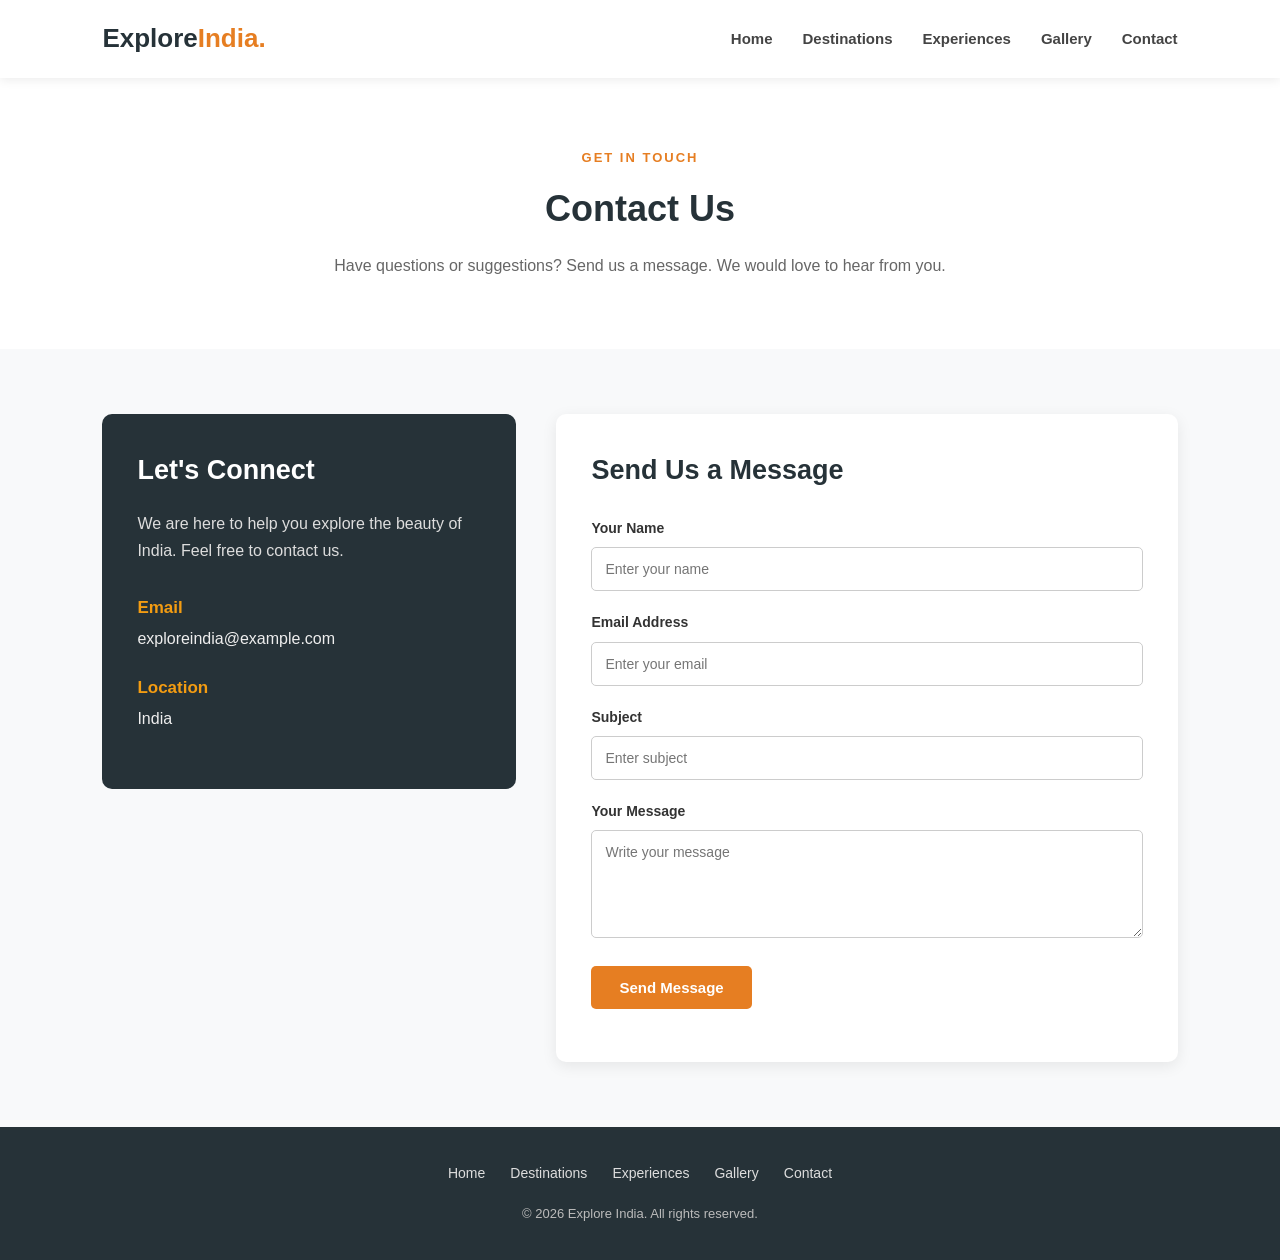
<file: contact.html>
<!DOCTYPE html>
<html lang="en">

<head>
    <meta charset="UTF-8">
    <meta name="viewport" content="width=device-width, initial-scale=1.0">

    <title>Contact | Explore India</title>

    <link rel="stylesheet" href="css/style.css">
</head>

<body>

    <!-- NAVBAR -->

    <header class="navbar">

        <a href="index.html" class="logo">
            Explore<span>India.</span>
        </a>

        <button class="menu-toggle" id="menuToggle">
            ☰
        </button>

        <ul class="nav-links" id="navLinks">
            <li><a href="index.html">Home</a></li>
            <li><a href="destinations.html">Destinations</a></li>
            <li><a href="experiences.html">Experiences</a></li>
            <li><a href="gallery.html">Gallery</a></li>
            <li><a href="contact.html">Contact</a></li>
        </ul>

    </header>


    <!-- INTRODUCTION -->

    <section class="intro">

        <p class="section-label">GET IN TOUCH</p>

        <h2>Contact Us</h2>

        <p>
            Have questions or suggestions?
            Send us a message. We would love to hear from you.
        </p>

    </section>


    <!-- CONTACT SECTION -->

    <section class="contact-section">

        <div class="contact-container">

            <!-- CONTACT INFORMATION -->

            <div class="contact-info">

                <h2>Let's Connect</h2>

                <p>
                    We are here to help you explore the beauty
                    of India. Feel free to contact us.
                </p>

                <div class="contact-detail">
                    <h3>Email</h3>
                    <p>exploreindia@example.com</p>
                </div>

                <div class="contact-detail">
                    <h3>Location</h3>
                    <p>India</p>
                </div>

            </div>


            <!-- CONTACT FORM -->

            <div class="contact-form">

                <h2>Send Us a Message</h2>

                <form id="contactForm">

                    <div class="form-group">
                        <label for="name">Your Name</label>

                        <input
                            type="text"
                            id="name"
                            placeholder="Enter your name"
                            required>
                    </div>


                    <div class="form-group">
                        <label for="email">Email Address</label>

                        <input
                            type="email"
                            id="email"
                            placeholder="Enter your email"
                            required>
                    </div>


                    <div class="form-group">
                        <label for="subject">Subject</label>

                        <input
                            type="text"
                            id="subject"
                            placeholder="Enter subject"
                            required>
                    </div>


                    <div class="form-group">
                        <label for="message">Your Message</label>

                        <textarea
                            id="message"
                            rows="5"
                            placeholder="Write your message"
                            required></textarea>
                    </div>


                    <button type="submit" class="btn">
                        Send Message
                    </button>

                    <p id="formMessage"></p>

                </form>

            </div>

        </div>

    </section>


    <!-- FOOTER -->

    <footer class="footer">

        <div class="footer-links">
            <a href="index.html">Home</a>
            <a href="destinations.html">Destinations</a>
            <a href="experiences.html">Experiences</a>
            <a href="gallery.html">Gallery</a>
            <a href="contact.html">Contact</a>
        </div>

        <p class="copyright">
            © <span id="currentYear"></span> Explore India. All rights reserved.
        </p>

    </footer>


    <!-- INTERNAL JAVASCRIPT -->

    <script>

        // MOBILE NAVIGATION

        const menuToggle = document.getElementById("menuToggle");

        const navLinks = document.getElementById("navLinks");

        menuToggle.addEventListener("click", function() {

            navLinks.classList.toggle("show");

        });


        // CURRENT YEAR

        document.getElementById("currentYear").textContent =
            new Date().getFullYear();


        // CONTACT FORM VALIDATION

        const contactForm = document.getElementById("contactForm");

        const formMessage = document.getElementById("formMessage");

        contactForm.addEventListener("submit", function(event) {

            event.preventDefault();

            const name = document.getElementById("name").value;

            const email = document.getElementById("email").value;

            const subject = document.getElementById("subject").value;

            const message = document.getElementById("message").value;


            if (
                name.trim() === "" ||
                email.trim() === "" ||
                subject.trim() === "" ||
                message.trim() === ""
            ) {

                formMessage.textContent = "Please fill all the fields.";

                return;

            }


            formMessage.textContent =
                "Thank you, " + name + "! Your message has been received.";

            contactForm.reset();

        });

    </script>

</body>

</html>
</file>
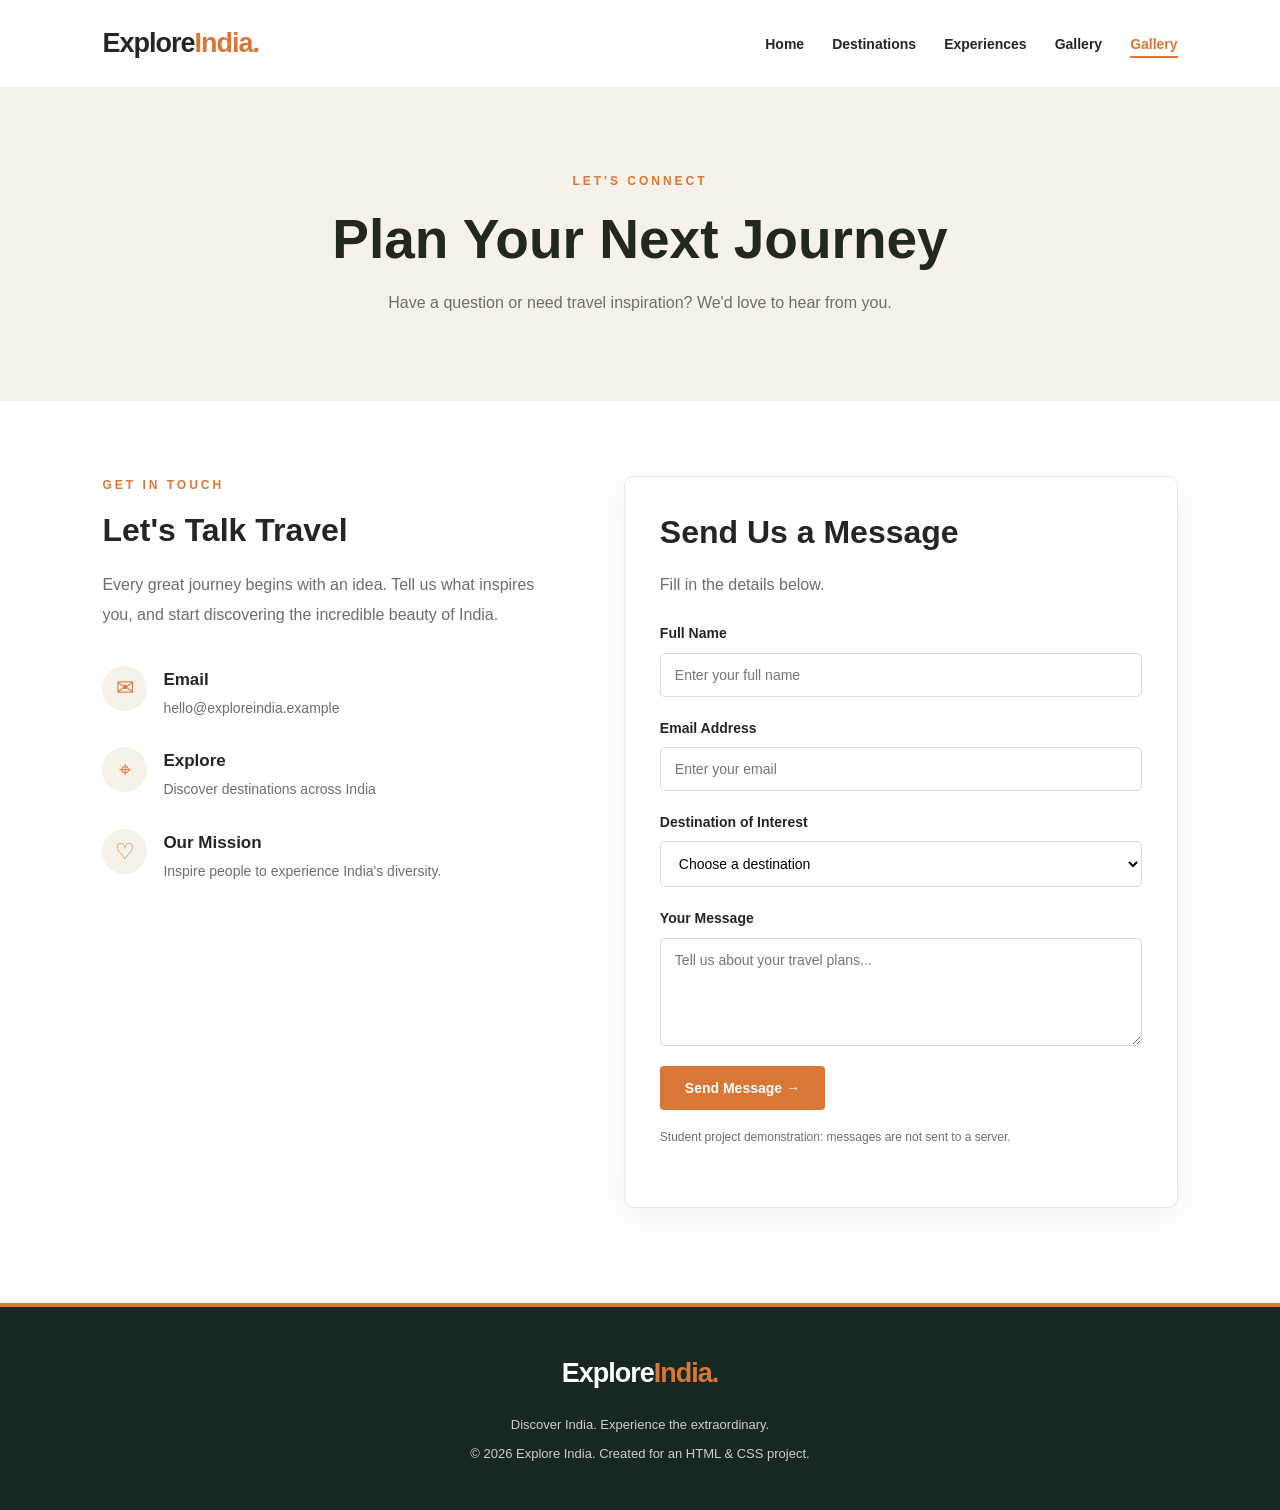
<file: Explore India/contact.html>
<!DOCTYPE html>
<html lang="en">
<head>
    <meta charset="UTF-8">
    <meta name="viewport" content="width=device-width, initial-scale=1.0">
    <title>Contact Us | Explore India</title>
    <link rel="stylesheet" href="css/style.css">
</head>
<body>

    <header>
        <nav class="navbar">
            <a href="index.html" class="logo">Explore<span>India.</span></a>

            <ul class="nav-links">
                <li><a href="index.html">Home</a></li>
                <li><a href="destinations.html">Destinations</a></li>
                <li><a href="experiences.html">Experiences</a></li>
                <li><a href="gallery.html">Gallery</a></li>
                <li><a href="gallery.html" class="active">Gallery</a></li>
            </ul>
        </nav>
    </header>

    <main>
        <section class="page-banner">
            <p class="section-label">LET'S CONNECT</p>
            <h1>Plan Your Next Journey</h1>
            <p>Have a question or need travel inspiration? We'd love to hear from you.</p>
        </section>

        <section class="contact-section">

            <div class="contact-info">
                <p class="section-label">GET IN TOUCH</p>
                <h2>Let's Talk Travel</h2>

                <p class="contact-description">
                    Every great journey begins with an idea.
                    Tell us what inspires you, and start discovering
                    the incredible beauty of India.
                </p>

                <div class="contact-detail">
                    <span class="detail-icon">✉</span>
                    <div>
                        <h3>Email</h3>
                        <p>hello@exploreindia.example</p>
                    </div>
                </div>

                <div class="contact-detail">
                    <span class="detail-icon">⌖</span>
                    <div>
                        <h3>Explore</h3>
                        <p>Discover destinations across India</p>
                    </div>
                </div>

                <div class="contact-detail">
                    <span class="detail-icon">♡</span>
                    <div>
                        <h3>Our Mission</h3>
                        <p>Inspire people to experience India's diversity.</p>
                    </div>
                </div>
            </div>

            <div class="contact-form-container">
                <h2>Send Us a Message</h2>
                <p>Fill in the details below.</p>

                <form action="#" method="post">

                    <div class="form-group">
                        <label for="name">Full Name</label>
                        <input
                            type="text"
                            id="name"
                            name="name"
                            placeholder="Enter your full name"
                            required
                        >
                    </div>

                    <div class="form-group">
                        <label for="email">Email Address</label>
                        <input
                            type="email"
                            id="email"
                            name="email"
                            placeholder="Enter your email"
                            required
                        >
                    </div>

                    <div class="form-group">
                        <label for="destination">Destination of Interest</label>
                        <select id="destination" name="destination" required>
                            <option value="">Choose a destination</option>
                            <option value="Rajasthan">Rajasthan</option>
                            <option value="Kerala">Kerala</option>
                            <option value="Himachal Pradesh">Himachal Pradesh</option>
                            <option value="Goa">Goa</option>
                            <option value="Other">Other</option>
                        </select>
                    </div>

                    <div class="form-group">
                        <label for="message">Your Message</label>
                        <textarea
                            id="message"
                            name="message"
                            rows="5"
                            placeholder="Tell us about your travel plans..."
                            required
                        ></textarea>
                    </div>

                    <button type="submit" class="btn submit-btn">
                        Send Message →
                    </button>

                </form>

                <p class="form-note">
                    Student project demonstration: messages are not sent to a server.
                </p>
            </div>

        </section>
    </main>

    <footer class="footer">
        <a href="index.html" class="logo">Explore<span>India.</span></a>
        <p>Discover India. Experience the extraordinary.</p>
        <p>© 2026 Explore India. Created for an HTML & CSS project.</p>
    </footer>

</body>
</html>
</file>
<file: css/style.css>
/* =========================================
   1. GENERAL RESET
========================================= */

* {
    margin: 0;
    padding: 0;
    box-sizing: border-box;
}

body {
    font-family: Arial, Helvetica, sans-serif;
    color: #333;
    line-height: 1.6;
    background-color: #ffffff;
}

a {
    text-decoration: none;
    color: inherit;
}

img {
    max-width: 100%;
    display: block;
}


/* =========================================
   2. NAVBAR
========================================= */

.navbar {
    display: flex;
    justify-content: space-between;
    align-items: center;
    padding: 18px 8%;
    background-color: #ffffff;
    box-shadow: 0 2px 10px rgba(0, 0, 0, 0.08);
    position: sticky;
    top: 0;
    z-index: 1000;
}

.logo {
    font-size: 26px;
    font-weight: bold;
    color: #263238;
}

.logo span {
    color: #e67e22;
}

.nav-links {
    display: flex;
    align-items: center;
    gap: 30px;
    list-style: none;
}

.nav-links a {
    font-size: 15px;
    font-weight: 600;
    color: #444;
    transition: color 0.3s;
}

.nav-links a:hover {
    color: #e67e22;
}

.menu-toggle {
    display: none;
    font-size: 26px;
    background: none;
    border: none;
    cursor: pointer;
    color: #333;
}


/* =========================================
   3. HERO SECTION
========================================= */

.hero {
    min-height: 550px;
    display: flex;
    align-items: center;
    padding: 70px 8%;
    background:
        linear-gradient(rgba(0, 0, 0, 0.55), rgba(0, 0, 0, 0.55)),
        url("https://images.unsplash.com/photo-1524492412937-b28074a5d7da")
        center/cover no-repeat;
    color: white;
}

.hero-content {
    max-width: 650px;
}

.tagline {
    display: inline-block;
    color: #ffd29b;
    font-size: 14px;
    font-weight: bold;
    letter-spacing: 2px;
    margin-bottom: 15px;
    text-transform: uppercase;
}

.hero h1 {
    font-size: 52px;
    line-height: 1.2;
    margin-bottom: 20px;
}

.hero-text {
    font-size: 17px;
    max-width: 550px;
    margin-bottom: 30px;
    color: #eeeeee;
}

.btn {
    display: inline-block;
    padding: 13px 28px;
    background-color: #e67e22;
    color: white;
    border-radius: 5px;
    font-weight: bold;
    transition: background-color 0.3s, transform 0.3s;
}

.btn:hover {
    background-color: #ca6815;
    transform: translateY(-3px);
}


/* =========================================
   4. INTRO SECTION
========================================= */

.intro {
    text-align: center;
    padding: 65px 8%;
    background-color: #ffffff;
}

.section-label {
    color: #e67e22;
    font-size: 13px;
    font-weight: bold;
    letter-spacing: 2px;
    text-transform: uppercase;
    margin-bottom: 12px;
}

.intro h2 {
    font-size: 34px;
    margin-bottom: 15px;
    color: #263238;
}

.intro p {
    max-width: 750px;
    margin: 0 auto;
    color: #666;
    font-size: 16px;
}


/* =========================================
   5. DESTINATION SECTION
========================================= */

.destinations-preview {
    padding: 65px 8%;
    background-color: #f8f9fa;
}

.section-heading {
    text-align: center;
    font-size: 34px;
    color: #263238;
    margin-bottom: 35px;
}

.destination-grid {
    display: grid;
    grid-template-columns: repeat(3, 1fr);
    gap: 28px;
}

.destination-card {
    background-color: white;
    border-radius: 10px;
    overflow: hidden;
    box-shadow: 0 4px 15px rgba(0, 0, 0, 0.08);
    transition: transform 0.3s, box-shadow 0.3s;
}

.destination-card:hover {
    transform: translateY(-7px);
    box-shadow: 0 8px 22px rgba(0, 0, 0, 0.13);
}

.destination-card img {
    width: 100%;
    height: 230px;
    object-fit: cover;
}

.card-info {
    padding: 20px;
}

.card-info h3 {
    font-size: 21px;
    color: #263238;
    margin-bottom: 8px;
}

.card-info p {
    font-size: 14px;
    color: #666;
}


/* =========================================
   6. TRAVEL INSPIRATION SECTION
========================================= */

.travel-inspiration {
    padding: 65px 8%;
    text-align: center;
    background-color: #fff4e8;
}

.travel-inspiration h2 {
    font-size: 32px;
    color: #263238;
    margin-bottom: 15px;
}

.travel-inspiration p {
    color: #666;
    font-size: 16px;
    margin-bottom: 25px;
}


/* =========================================
   7. FOOTER
========================================= */

.footer {
    background-color: #263238;
    color: white;
    text-align: center;
    padding: 35px 8%;
}

.footer-links {
    display: flex;
    justify-content: center;
    flex-wrap: wrap;
    gap: 25px;
    margin-bottom: 20px;
}

.footer-links a {
    color: #dddddd;
    font-size: 14px;
    transition: color 0.3s;
}

.footer-links a:hover {
    color: #f39c12;
}

.copyright {
    color: #bbbbbb;
    font-size: 13px;
}


/* =========================================
   8. TABLET RESPONSIVENESS
========================================= */

@media (max-width: 900px) {

    .navbar {
        padding: 18px 5%;
    }

    .hero {
        padding: 60px 5%;
    }

    .hero h1 {
        font-size: 42px;
    }

    .destination-grid {
        grid-template-columns: repeat(2, 1fr);
    }

}


/* =========================================
   9. MOBILE RESPONSIVENESS
========================================= */

@media (max-width: 600px) {

    .navbar {
        padding: 15px 5%;
        flex-wrap: wrap;
    }

    .menu-toggle {
        display: block;
    }

    .nav-links {
        display: none;
        flex-direction: column;
        align-items: flex-start;
        width: 100%;
        gap: 18px;
        padding: 20px 0 5px;
    }

    .nav-links.show {
        display: flex;
    }

    .hero {
        min-height: 480px;
        padding: 50px 6%;
    }

    .hero h1 {
        font-size: 35px;
    }

    .hero-text {
        font-size: 15px;
    }

    .intro,
    .destinations-preview,
    .travel-inspiration {
        padding: 45px 6%;
    }

    .intro h2,
    .section-heading,
    .travel-inspiration h2 {
        font-size: 27px;
    }

    .destination-grid {
        grid-template-columns: 1fr;
    }

    .destination-card img {
        height: 220px;
    }

    .footer-links {
        gap: 15px;
    }

}

/* =========================================
   DESTINATIONS PAGE
========================================= */

/* Destination page introduction */

.intro {
    padding: 70px 8%;
    text-align: center;
    background-color: #ffffff;
}

.intro h2 {
    font-size: 36px;
    color: #263238;
    margin-bottom: 15px;
}

.intro p {
    max-width: 750px;
    margin-left: auto;
    margin-right: auto;
    color: #666;
}


/* All destination cards section */

.destinations-preview {
    padding: 60px 8%;
    background-color: #f8f9fa;
}

.section-heading {
    text-align: center;
    font-size: 32px;
    margin-bottom: 40px;
    color: #263238;
}


/* Destination grid */

.destination-grid {
    display: grid;
    grid-template-columns: repeat(3, 1fr);
    gap: 30px;
}


/* Individual destination card */

.destination-card {
    background-color: white;
    border-radius: 10px;
    overflow: hidden;
    box-shadow: 0 4px 15px rgba(0, 0, 0, 0.08);
    transition: transform 0.3s ease, box-shadow 0.3s ease;
}

.destination-card:hover {
    transform: translateY(-6px);
    box-shadow: 0 8px 22px rgba(0, 0, 0, 0.14);
}


/* Destination image */

.destination-card img {
    width: 100%;
    height: 230px;
    object-fit: cover;
}


/* Card information */

.card-info {
    padding: 22px;
}

.card-info h3 {
    font-size: 21px;
    color: #263238;
    margin-bottom: 10px;
}

.card-info p {
    font-size: 14px;
    color: #666;
    line-height: 1.7;
}


/* =========================================
   RESPONSIVE DESIGN
========================================= */

@media (max-width: 900px) {

    .destination-grid {
        grid-template-columns: repeat(2, 1fr);
    }

}


@media (max-width: 600px) {

    .intro {
        padding: 45px 6%;
    }

    .intro h2 {
        font-size: 27px;
    }

    .destinations-preview {
        padding: 45px 6%;
    }

    .section-heading {
        font-size: 26px;
    }

    .destination-grid {
        grid-template-columns: 1fr;
    }

    .destination-card img {
        height: 220px;
    }

}

/* =========================================
   EXPERIENCES PAGE
========================================= */

/* Introduction section */

.intro {
    padding: 70px 8%;
    text-align: center;
    background-color: #ffffff;
}

.intro .section-label {
    color: #e67e22;
    font-size: 13px;
    font-weight: bold;
    letter-spacing: 2px;
    margin-bottom: 12px;
}

.intro h2 {
    font-size: 36px;
    color: #263238;
    margin-bottom: 15px;
}

.intro p {
    max-width: 750px;
    margin: 0 auto;
    color: #666;
    font-size: 16px;
}


/* Experiences section */

.destinations-preview {
    padding: 65px 8%;
    background-color: #f8f9fa;
}

.section-heading {
    text-align: center;
    font-size: 32px;
    color: #263238;
    margin-bottom: 40px;
}


/* Experience cards grid */

.destination-grid {
    display: grid;
    grid-template-columns: repeat(3, 1fr);
    gap: 30px;
}


/* Individual experience card */

.destination-card {
    background-color: #ffffff;
    border-radius: 10px;
    overflow: hidden;
    box-shadow: 0 4px 15px rgba(0, 0, 0, 0.08);
    transition: transform 0.3s ease, box-shadow 0.3s ease;
}

.destination-card:hover {
    transform: translateY(-6px);
    box-shadow: 0 8px 22px rgba(0, 0, 0, 0.14);
}


/* Experience images */

.destination-card img {
    width: 100%;
    height: 230px;
    object-fit: cover;
}


/* Experience information */

.card-info {
    padding: 22px;
}

.card-info h3 {
    font-size: 21px;
    color: #263238;
    margin-bottom: 10px;
}

.card-info p {
    font-size: 14px;
    color: #666;
    line-height: 1.7;
}


/* =========================================
   RESPONSIVE DESIGN
========================================= */

@media (max-width: 900px) {

    .destination-grid {
        grid-template-columns: repeat(2, 1fr);
    }

}


@media (max-width: 600px) {

    .intro {
        padding: 45px 6%;
    }

    .intro h2 {
        font-size: 27px;
    }

    .destinations-preview {
        padding: 45px 6%;
    }

    .section-heading {
        font-size: 26px;
    }

    .destination-grid {
        grid-template-columns: 1fr;
    }

    .destination-card img {
        height: 220px;
    }

}

/* =========================================
   GALLERY PAGE
========================================= */

/* Gallery section */

.gallery-section {
    padding: 65px 8%;
    background-color: #f8f9fa;
}


/* Gallery heading */

.gallery-section .section-heading {
    text-align: center;
    font-size: 32px;
    color: #263238;
    margin-bottom: 40px;
}


/* Gallery grid */

.gallery-grid {
    display: grid;
    grid-template-columns: repeat(3, 1fr);
    gap: 25px;
}


/* Individual gallery item */

.gallery-item {
    height: 260px;
    overflow: hidden;
    border-radius: 10px;
    cursor: pointer;
    box-shadow: 0 4px 15px rgba(0, 0, 0, 0.10);
}


/* Gallery images */

.gallery-item img {
    width: 100%;
    height: 100%;
    object-fit: cover;
    transition: transform 0.4s ease;
}


/* Hover effect */

.gallery-item:hover img {
    transform: scale(1.08);
}


/* =========================================
   RESPONSIVE DESIGN
========================================= */

@media (max-width: 900px) {

    .gallery-grid {
        grid-template-columns: repeat(2, 1fr);
    }

}


@media (max-width: 600px) {

    .gallery-section {
        padding: 45px 6%;
    }

    .gallery-section .section-heading {
        font-size: 26px;
    }

    .gallery-grid {
        grid-template-columns: 1fr;
        gap: 20px;
    }

    .gallery-item {
        height: 230px;
    }

}

/* =========================================
   GALLERY PAGE
========================================= */

/* Gallery section */

.gallery-section {
    padding: 65px 8%;
    background-color: #f8f9fa;
}


/* Gallery heading */

.gallery-section .section-heading {
    text-align: center;
    font-size: 32px;
    color: #263238;
    margin-bottom: 40px;
}


/* Gallery grid */

.gallery-grid {
    display: grid;
    grid-template-columns: repeat(3, 1fr);
    gap: 25px;
}


/* Individual gallery item */

.gallery-item {
    height: 260px;
    overflow: hidden;
    border-radius: 10px;
    cursor: pointer;
    box-shadow: 0 4px 15px rgba(0, 0, 0, 0.10);
}


/* Gallery images */

.gallery-item img {
    width: 100%;
    height: 100%;
    object-fit: cover;
    transition: transform 0.4s ease;
}


/* Hover effect */

.gallery-item:hover img {
    transform: scale(1.08);
}


/* =========================================
   RESPONSIVE DESIGN
========================================= */

@media (max-width: 900px) {

    .gallery-grid {
        grid-template-columns: repeat(2, 1fr);
    }

}


@media (max-width: 600px) {

    .gallery-section {
        padding: 45px 6%;
    }

    .gallery-section .section-heading {
        font-size: 26px;
    }

    .gallery-grid {
        grid-template-columns: 1fr;
        gap: 20px;
    }

    .gallery-item {
        height: 230px;
    }

}

/* =========================================
   CONTACT PAGE
========================================= */

/* Contact section */

.contact-section {
    padding: 65px 8%;
    background-color: #f8f9fa;
}


/* Main container */

.contact-container {
    display: grid;
    grid-template-columns: 1fr 1.5fr;
    gap: 40px;
    max-width: 1100px;
    margin: auto;
    align-items: start;
}


/* Contact information */

.contact-info {
    background-color: #263238;
    color: white;
    padding: 35px;
    border-radius: 10px;
}

.contact-info h2 {
    font-size: 27px;
    margin-bottom: 18px;
}

.contact-info > p {
    color: #dddddd;
    line-height: 1.7;
    margin-bottom: 30px;
}


/* Email and location details */

.contact-detail {
    margin-bottom: 22px;
}

.contact-detail h3 {
    color: #f39c12;
    font-size: 17px;
    margin-bottom: 5px;
}

.contact-detail p {
    color: #eeeeee;
}


/* Contact form */

.contact-form {
    background-color: white;
    padding: 35px;
    border-radius: 10px;
    box-shadow: 0 4px 15px rgba(0, 0, 0, 0.08);
}

.contact-form h2 {
    font-size: 27px;
    color: #263238;
    margin-bottom: 25px;
}


/* Form groups */

.form-group {
    margin-bottom: 20px;
}

.form-group label {
    display: block;
    font-size: 14px;
    font-weight: bold;
    color: #333;
    margin-bottom: 8px;
}


/* Input fields and textarea */

.form-group input,
.form-group textarea {
    width: 100%;
    padding: 13px;
    border: 1px solid #cccccc;
    border-radius: 5px;
    font-family: Arial, Helvetica, sans-serif;
    font-size: 14px;
    outline: none;
    transition: border-color 0.3s;
}


/* Focus effect */

.form-group input:focus,
.form-group textarea:focus {
    border-color: #e67e22;
}


/* Textarea */

.form-group textarea {
    resize: vertical;
}


/* Submit button */

.contact-form .btn {
    border: none;
    cursor: pointer;
    font-size: 15px;
}


/* Form confirmation message */

#formMessage {
    margin-top: 18px;
    color: #218838;
    font-size: 14px;
    font-weight: bold;
}


/* =========================================
   RESPONSIVE DESIGN
========================================= */

@media (max-width: 900px) {

    .contact-container {
        grid-template-columns: 1fr;
    }

}


@media (max-width: 600px) {

    .contact-section {
        padding: 40px 6%;
    }

    .contact-info,
    .contact-form {
        padding: 25px;
    }

    .contact-info h2,
    .contact-form h2 {
        font-size: 23px;
    }

}
</file>
<file: Explore India/css/style.css>
/* ---------- GENERAL STYLES ---------- */

* {
    margin: 0;
    padding: 0;
    box-sizing: border-box;
}

html {
    scroll-behavior: smooth;
}

body {
    font-family: Arial, Helvetica, sans-serif;
    color: #202820;
    background-color: #ffffff;
    line-height: 1.6;
}

a {
    text-decoration: none;
    color: inherit;
}

img {
    width: 100%;
    display: block;
    object-fit: cover;
}

/* ---------- NAVIGATION BAR ---------- */

.navbar {
    display: flex;
    justify-content: space-between;
    align-items: center;
    padding: 22px 8%;
    background-color: #ffffff;
}

.logo {
    font-size: 27px;
    font-weight: 800;
    letter-spacing: -1px;
}

.logo span {
    color: #d97736;
}

.nav-links {
    display: flex;
    align-items: center;
    gap: 28px;
    list-style: none;
}

.nav-links a {
    font-size: 14px;
    font-weight: 600;
    transition: color 0.3s ease;
}

.nav-links a:hover {
    color: #d97736;
}

/* ---------- HERO SECTION ---------- */

.hero {
    min-height: 570px;
    display: flex;
    align-items: center;
    padding: 80px 10%;
    color: white;

    background:
        linear-gradient(
            90deg,
            rgba(10, 24, 19, 0.85),
            rgba(10, 24, 19, 0.15)
        ),
        url("https://images.unsplash.com/photo-1524492412937-b28074a5d7da?auto=format&fit=crop&w=2000&q=85");

    background-size: cover;
    background-position: center;
}

.hero-content {
    max-width: 650px;
}

.tagline,
.section-label {
    color: #d97736;
    font-size: 12px;
    font-weight: 800;
    letter-spacing: 3px;
    margin-bottom: 15px;
}

.hero h1 {
    font-size: clamp(42px, 6vw, 76px);
    line-height: 1.1;
    margin-bottom: 24px;
}

.hero h1 span {
    color: #f4a261;
}

.hero-text {
    max-width: 510px;
    color: #f0f0f0;
    font-size: 17px;
    margin-bottom: 32px;
}

.btn {
    display: inline-block;
    padding: 14px 25px;
    border-radius: 4px;
    background-color: #d97736;
    color: white;
    font-weight: 700;
    transition: 0.3s;
}

.btn:hover {
    background-color: #b85c24;
    transform: translateY(-3px);
}

/* ---------- INTRODUCTION ---------- */

.intro {
    text-align: center;
    max-width: 760px;
    margin: auto;
    padding: 85px 25px 55px;
}

.intro h2,
.section-heading h2 {
    font-size: clamp(28px, 4vw, 40px);
    line-height: 1.2;
    margin-bottom: 20px;
}

.intro > p:last-child {
    color: #68716a;
    font-size: 16px;
}

/* ---------- DESTINATION CARDS ---------- */

.destinations-preview {
    padding: 45px 8% 90px;
}

.section-heading {
    display: flex;
    justify-content: space-between;
    align-items: end;
    margin-bottom: 30px;
    gap: 20px;
}

.text-link {
    color: #d97736;
    font-weight: 700;
    margin-bottom: 22px;
}

.destination-grid {
    display: grid;
    grid-template-columns: repeat(3, minmax(0, 1fr));
    gap: 25px;
}

.destination-card {
    overflow: hidden;
    border-radius: 8px;
    background-color: #ffffff;
    box-shadow: 0 5px 25px rgba(0, 0, 0, 0.08);
    transition: transform 0.3s, box-shadow 0.3s;
}

.destination-card:hover {
    transform: translateY(-8px);
    box-shadow: 0 12px 30px rgba(0, 0, 0, 0.14);
}

.destination-card img {
    height: 270px;
    transition: transform 0.4s;
}

.destination-card:hover img {
    transform: scale(1.05);
}

.card-info {
    padding: 22px;
}

.card-info p {
    color: #d97736;
    font-size: 11px;
    font-weight: 800;
    letter-spacing: 2px;
}

.card-info h3 {
    font-size: 25px;
    margin: 5px 0 12px;
}

.card-info a {
    font-size: 14px;
    font-weight: 700;
}

.card-info a:hover {
    color: #d97736;
}

/* ---------- FOOTER ---------- */

.footer {
    text-align: center;
    padding: 45px 20px;
    background-color: #172820;
    color: #ffffff;
}

.footer .logo {
    display: inline-block;
    margin-bottom: 12px;
}

.footer p {
    margin-top: 8px;
    color: #c9d0cb;
    font-size: 13px;
}

/* ---------- RESPONSIVE DESIGN ---------- */

@media (max-width: 900px) {
    .navbar {
        padding: 20px 5%;
        flex-wrap: wrap;
        gap: 18px;
    }

    .nav-links {
        gap: 16px;
        flex-wrap: wrap;
    }

    .destination-grid {
        grid-template-columns: repeat(2, minmax(0, 1fr));
    }

    .hero {
        padding: 70px 7%;
    }
}

@media (max-width: 600px) {
    .navbar {
        flex-direction: column;
    }

    .nav-links {
        justify-content: center;
        gap: 12px 18px;
    }

    .nav-links a {
        font-size: 12px;
    }

    .hero {
        min-height: 500px;
    }

    .destination-grid {
        grid-template-columns: 1fr;
    }

    .destination-card img {
        height: 250px;
    }

    .section-heading {
        align-items: start;
        flex-direction: column;
    }

    .text-link {
        margin-bottom: 0;
    }
}

/* ---------- DESTINATIONS PAGE ---------- */

.page-banner {
    text-align: center;
    padding: 85px 20px;
    background: #f6f2e9;
}

.page-banner h1 {
    font-size: clamp(35px, 5vw, 55px);
    line-height: 1.2;
    margin-bottom: 18px;
}

.page-banner > p:last-child {
    max-width: 650px;
    margin: auto;
    color: #68716a;
    font-size: 16px;
}

.all-destinations {
    padding: 65px 8% 90px;
}

.all-destinations .destination-grid {
    row-gap: 30px;
}

.description {
    color: #68716a;
    font-size: 14px;
    line-height: 1.8;
}

/* ---------- EXPERIENCES PAGE ---------- */

.experience-grid {
    display: grid;
    grid-template-columns: repeat(2, minmax(0, 1fr));
    gap: 30px;
}

.experience-card {
    position: relative;
    overflow: hidden;
    border-radius: 10px;
    background: #172820;
    min-height: 350px;
    color: white;
}

.experience-card img {
    width: 100%;
    height: 390px;
    object-fit: cover;
    opacity: 0.78;
    transition: transform 0.5s, opacity 0.5s;
}

.experience-card:hover img {
    transform: scale(1.06);
    opacity: 0.55;
}

.experience-info {
    position: absolute;
    left: 0;
    right: 0;
    bottom: 0;
    padding: 30px;
    background: linear-gradient(
        transparent,
        rgba(0, 0, 0, 0.88)
    );
}

.experience-info span {
    color: #f4a261;
    font-size: 12px;
    font-weight: bold;
    letter-spacing: 2px;
}

.experience-info h3 {
    font-size: 28px;
    margin: 8px 0;
}

.experience-info p {
    color: #eeeeee;
    font-size: 14px;
    line-height: 1.8;
    max-width: 440px;
}

.experience-quote {
    text-align: center;
    padding: 75px 20px;
    background: #f6f2e9;
}

.experience-quote h2 {
    max-width: 650px;
    margin: 0 auto 28px;
    font-size: clamp(28px, 4vw, 42px);
    line-height: 1.3;
}

@media (max-width: 600px) {
    .experience-grid {
        grid-template-columns: 1fr;
    }

    .experience-card img {
        height: 340px;
    }

    .experience-info {
        padding: 22px;
    }
}

/* ---------- GALLERY PAGE ---------- */

.gallery-section {
    padding: 65px 8% 90px;
}

.gallery-grid {
    display: grid;
    grid-template-columns: repeat(3, minmax(0, 1fr));
    gap: 22px;
}

.gallery-item {
    position: relative;
    overflow: hidden;
    border-radius: 8px;
    height: 320px;
    background: #172820;
    cursor: pointer;
}

.gallery-item img {
    width: 100%;
    height: 100%;
    object-fit: cover;
    transition: transform 0.5s, opacity 0.5s;
}

.gallery-item:hover img {
    transform: scale(1.1);
    opacity: 0.65;
}

.gallery-item figcaption {
    position: absolute;
    bottom: 0;
    left: 0;
    width: 100%;
    padding: 25px;
    color: white;
    background: linear-gradient(
        transparent,
        rgba(0, 0, 0, 0.85)
    );
    transform: translateY(8px);
    transition: transform 0.3s;
}

.gallery-item:hover figcaption {
    transform: translateY(0);
}

.gallery-item figcaption span {
    color: #f4a261;
    font-size: 11px;
    font-weight: bold;
    letter-spacing: 2px;
}

.gallery-item figcaption h3 {
    font-size: 22px;
    margin-top: 5px;
}

.gallery-cta {
    text-align: center;
    padding: 75px 20px;
    background: #f6f2e9;
}

.gallery-cta h2 {
    font-size: clamp(28px, 4vw, 42px);
    margin: 0 auto 25px;
}

@media (max-width: 800px) {
    .gallery-grid {
        grid-template-columns: repeat(2, minmax(0, 1fr));
    }
}

@media (max-width: 520px) {
    .gallery-grid {
        grid-template-columns: 1fr;
    }

    .gallery-item {
        height: 300px;
    }
}

/* ---------- CONTACT PAGE ---------- */

.contact-section {
    display: grid;
    grid-template-columns: 1fr 1.2fr;
    gap: 60px;
    padding: 75px 8% 95px;
    align-items: start;
}

.contact-info h2,
.contact-form-container h2 {
    font-size: 32px;
    line-height: 1.3;
    margin-bottom: 18px;
}

.contact-description {
    color: #68716a;
    line-height: 1.9;
    margin-bottom: 35px;
}

.contact-detail {
    display: flex;
    align-items: flex-start;
    gap: 16px;
    margin: 28px 0;
}

.detail-icon {
    display: flex;
    align-items: center;
    justify-content: center;
    min-width: 45px;
    height: 45px;
    border-radius: 50%;
    background: #f6f2e9;
    color: #d97736;
    font-size: 22px;
}

.contact-detail h3 {
    font-size: 17px;
    margin-bottom: 4px;
}

.contact-detail p {
    color: #68716a;
    font-size: 14px;
}

.contact-form-container {
    padding: 35px;
    background: #ffffff;
    border: 1px solid #e7e9e5;
    border-radius: 10px;
    box-shadow: 0 8px 35px rgba(0, 0, 0, 0.05);
}

.contact-form-container > p {
    color: #68716a;
    margin-bottom: 25px;
}

.form-group {
    display: flex;
    flex-direction: column;
    gap: 8px;
    margin-bottom: 20px;
}

.form-group label {
    font-size: 14px;
    font-weight: 700;
}

.form-group input,
.form-group select,
.form-group textarea {
    width: 100%;
    padding: 13px 14px;
    border: 1px solid #d8ddd7;
    border-radius: 5px;
    background: #ffffff;
    font-family: inherit;
    font-size: 14px;
    outline: none;
    transition: border-color 0.3s, box-shadow 0.3s;
}

.form-group input:focus,
.form-group select:focus,
.form-group textarea:focus {
    border-color: #d97736;
    box-shadow: 0 0 0 3px rgba(217, 119, 54, 0.12);
}

.form-group textarea {
    resize: vertical;
}

.submit-btn {
    border: none;
    cursor: pointer;
    font-family: inherit;
    font-size: 14px;
}

.form-note {
    margin-top: 18px;
    font-size: 12px;
    line-height: 1.6;
    color: #68716a;
}

@media (max-width: 800px) {
    .contact-section {
        grid-template-columns: 1fr;
        gap: 35px;
    }
}

@media (max-width: 500px) {
    .contact-form-container {
        padding: 22px;
    }
}

/* ---------- FINAL POLISH ---------- */

/* Smooth entrance animation */
@keyframes fadeUp {
    from {
        opacity: 0;
        transform: translateY(25px);
    }

    to {
        opacity: 1;
        transform: translateY(0);
    }
}

.hero-content {
    animation: fadeUp 1s ease both;
}

.page-banner > * {
    animation: fadeUp 0.8s ease both;
}

.page-banner h1 {
    animation-delay: 0.15s;
}

.page-banner > p:last-child {
    animation-delay: 0.3s;
}

/* Navigation underline hover effect */
.nav-links a {
    position: relative;
}

.nav-links a::after {
    content: "";
    position: absolute;
    left: 0;
    bottom: -6px;
    width: 0;
    height: 2px;
    background: #d97736;
    transition: width 0.3s ease;
}

.nav-links a:hover::after {
    width: 100%;
}

/* Footer finishing touch */
.footer {
    border-top: 4px solid #d97736;
}

.footer .logo:hover {
    opacity: 0.8;
}

/* Respect reduced-motion preferences */
@media (prefers-reduced-motion: reduce) {
    *,
    *::before,
    *::after {
        animation-duration: 0.01ms !important;
        transition-duration: 0.01ms !important;
        scroll-behavior: auto !important;
    }
}
.nav-links a.active {
    color: #d97736;
}

.nav-links a.active::after {
    width: 100%;
}
@keyframes fadeUp {
    from {
        opacity: 0;
        transform: translateY(25px);
    }

    to {
        opacity: 1;
        transform: translateY(0);
    }
}

.hero-content {
    animation: fadeUp 1s ease both;
}
</file>
